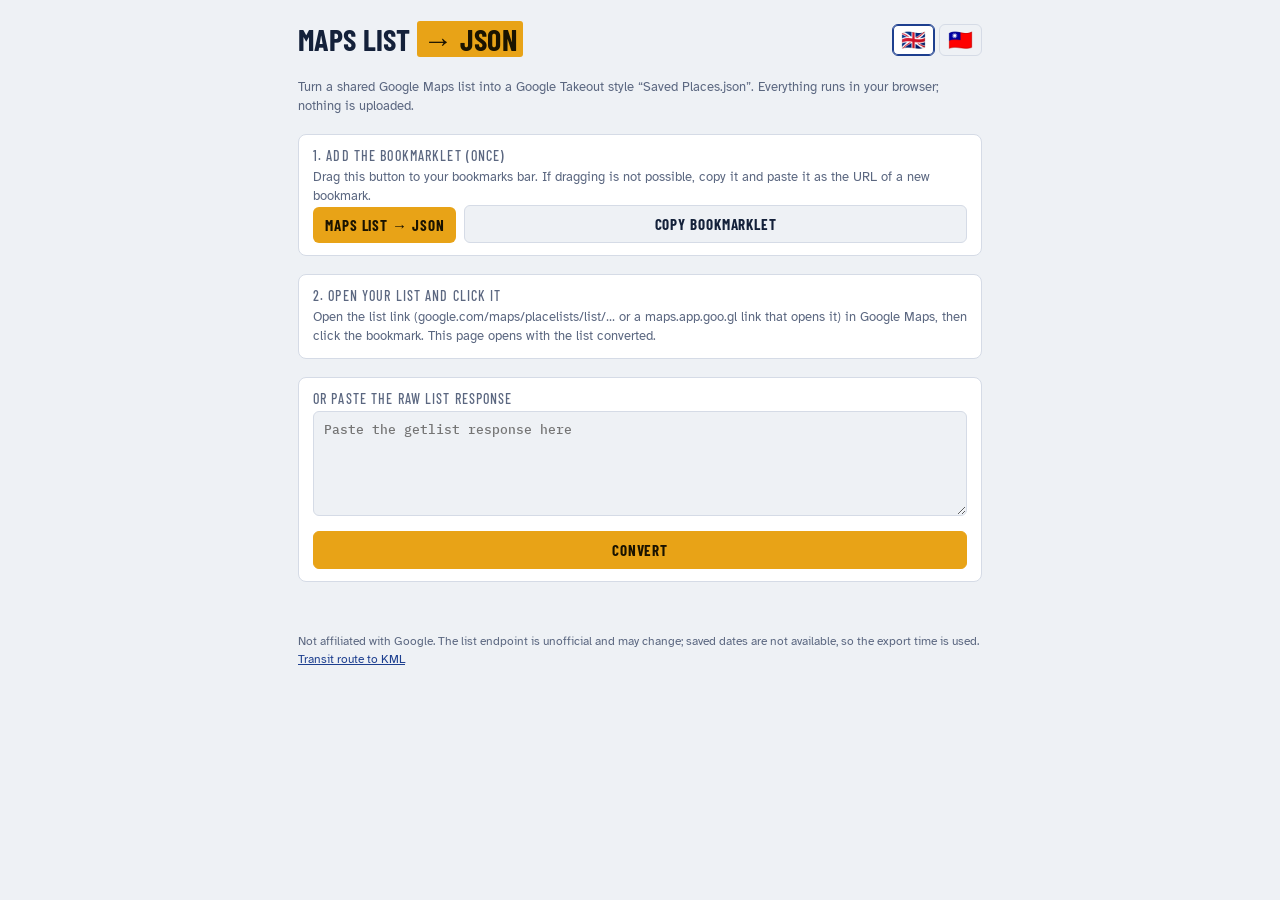
<file: list.html>
<!doctype html>
<html lang="en">
<head>
<meta charset="utf-8">
<meta name="viewport" content="width=device-width, initial-scale=1, viewport-fit=cover">
<meta http-equiv="Content-Security-Policy" content="default-src 'none'; script-src 'self'; style-src 'self'; font-src 'self'; img-src 'self' data:; base-uri 'none'; form-action 'none'">
<meta name="referrer" content="no-referrer">
<title>Maps List to JSON</title>
<link rel="stylesheet" href="style.css?v=4">
<link rel="stylesheet" href="list.css?v=1">
</head>
<body class="solo">
<div class="page">
  <div class="head">
    <h1><span data-i18n="h1">Maps list</span> <span class="tag">→ JSON</span></h1>
    <div class="lang" role="group" aria-label="Language" data-i18n-aria-label="lang.group">
      <button type="button" data-lang="en" lang="en" aria-pressed="true" aria-label="English" title="English">🇬🇧</button>
      <button type="button" data-lang="zh-TW" lang="zh-TW" aria-pressed="false" aria-label="繁體中文" title="繁體中文">🇹🇼</button>
    </div>
  </div>
  <p class="sub" data-i18n="sub">Turn a shared Google Maps list into a Google Takeout style “Saved Places.json”. Everything runs in your browser; nothing is uploaded.</p>

  <section>
    <h2 data-i18n="s1">1. Add the bookmarklet (once)</h2>
    <p class="sub" data-i18n="s1d">Drag this button to your bookmarks bar. If dragging is not possible, copy it and paste it as the URL of a new bookmark.</p>
    <div class="row">
      <a id="bm" class="bmlet" href="#" draggable="true" data-i18n="bm">Maps list → JSON</a>
      <button type="button" id="copyBm" data-i18n="copyBm">Copy bookmarklet</button>
    </div>
  </section>

  <section>
    <h2 data-i18n="s2">2. Open your list and click it</h2>
    <p class="sub" data-i18n="s2d">Open the list link (google.com/maps/placelists/list/… or a maps.app.goo.gl link that opens it) in Google Maps, then click the bookmark. This page opens with the list converted.</p>
  </section>

  <section>
    <h2 data-i18n="s3">Or paste the raw list response</h2>
    <textarea id="raw" rows="5" spellcheck="false" placeholder="Paste the getlist response here" data-i18n-placeholder="raw.ph"></textarea>
    <div class="row"><button type="button" class="primary" id="convert" data-i18n="convert">Convert</button></div>
  </section>

  <div class="status" id="status" role="status"></div>

  <section id="outBox" hidden>
    <h2 id="outTitle"></h2>
    <pre id="out" tabindex="0"></pre>
    <div class="row">
      <button type="button" class="primary" id="dl" data-i18n="dl">Download JSON</button>
      <button type="button" id="copy" data-i18n="copy">Copy JSON</button>
    </div>
  </section>

  <footer><span data-i18n="note">Not affiliated with Google. The list endpoint is unofficial and may change; saved dates are not available, so the export time is used.</span> <a href="index.html" data-i18n="back">Transit route to KML</a></footer>
</div>
<script src="listparse.js?v=1"></script>
<script src="list.js?v=1"></script>
</body>
</html>
</file>
<file: style.css>
@font-face{font-family:"Barlow Condensed";font-style:normal;font-weight:500;font-display:swap;src:url("vendor/fonts/barlow-condensed-latin-500-normal.woff2") format("woff2")}
@font-face{font-family:"Barlow Condensed";font-style:normal;font-weight:700;font-display:swap;src:url("vendor/fonts/barlow-condensed-latin-700-normal.woff2") format("woff2")}
@font-face{font-family:"Atkinson Hyperlegible";font-style:normal;font-weight:400;font-display:swap;src:url("vendor/fonts/atkinson-hyperlegible-latin-400-normal.woff2") format("woff2")}
@font-face{font-family:"Atkinson Hyperlegible";font-style:normal;font-weight:700;font-display:swap;src:url("vendor/fonts/atkinson-hyperlegible-latin-700-normal.woff2") format("woff2")}
@font-face{font-family:"IBM Plex Mono";font-style:normal;font-weight:500;font-display:swap;src:url("vendor/fonts/ibm-plex-mono-latin-500-normal.woff2") format("woff2")}
/* Layout: control column (search, journey options, export) beside a full-height map; stacks on phones. */
:root{
  --bg:#eef1f5; --panel:#ffffff; --fg:#14213a; --muted:#5b6780; --line:#d5dbe6;
  --accent:#e8a317; --accent-fg:#1a1300; --ink:#1d3f8f; --danger:#b3261e;
  --f-display:"Barlow Condensed","Arial Narrow",sans-serif;
  --f-body:"Atkinson Hyperlegible",system-ui,sans-serif;
  --f-mono:"IBM Plex Mono",ui-monospace,monospace;
}
@media (prefers-color-scheme:dark){:root:not([data-theme="light"]){
  --bg:#0f1522; --panel:#172033; --fg:#e7ecf5; --muted:#9aa6bd; --line:#2a3550;
  --accent:#f2b63a; --accent-fg:#1a1300; --ink:#8fb0ff; --danger:#ff8a80; color-scheme:dark}}
:root[data-theme="dark"]{--bg:#0f1522; --panel:#172033; --fg:#e7ecf5; --muted:#9aa6bd; --line:#2a3550;
  --accent:#f2b63a; --accent-fg:#1a1300; --ink:#8fb0ff; --danger:#ff8a80; color-scheme:dark}
*{box-sizing:border-box}
html,body{height:100%;margin:0}
body{background:var(--bg);color:var(--fg);font:15px/1.45 var(--f-body);display:grid;grid-template-columns:minmax(320px,420px) 1fr}
aside{background:var(--panel);border-right:1px solid var(--line);overflow-y:auto;padding:20px 18px;display:flex;flex-direction:column;gap:16px}
aside>*{flex-shrink:0}
h1{font:700 30px/1 var(--f-display);letter-spacing:.01em;margin:0;text-transform:uppercase}
h1 .tag{background:var(--accent);color:var(--accent-fg);padding:0 6px;border-radius:3px}
.head{display:flex;justify-content:space-between;align-items:flex-start;gap:8px}
.lang{display:flex;gap:4px;flex:0 0 auto}
.lang button{font:20px/1 system-ui,"Apple Color Emoji","Segoe UI Emoji","Noto Color Emoji",sans-serif;padding:5px 8px;letter-spacing:0}
.lang button[aria-pressed="true"]{border-color:var(--ink);box-shadow:inset 0 0 0 1px var(--ink);background:var(--panel)}
/* Traditional Chinese: system CJK fonts only (no web fonts); Latin text keeps the bundled faces. */
:root:lang(zh-TW){
  --f-display:"Barlow Condensed","PingFang TC","Microsoft JhengHei","Noto Sans TC","Noto Sans CJK TC",sans-serif;
  --f-body:"Atkinson Hyperlegible","PingFang TC","Microsoft JhengHei","Noto Sans TC","Noto Sans CJK TC",system-ui,sans-serif}
:root:lang(zh-TW) label.lbl,:root:lang(zh-TW) button,:root:lang(zh-TW) legend{letter-spacing:.02em}
.sub{color:var(--muted);margin:4px 0 0;font-size:13px}
label.lbl{display:block;font:500 13px var(--f-display);letter-spacing:.08em;text-transform:uppercase;color:var(--muted);margin-bottom:4px}
.field{position:relative}
.row{display:flex;gap:8px;align-items:end}
.row>*{flex:1;min-width:0}
input,select{width:100%;font:inherit;color:var(--fg);background:var(--bg);border:1px solid var(--line);border-radius:6px;padding:9px 10px}
input:focus,select:focus,button:focus-visible{outline:2px solid var(--ink);outline-offset:1px}
button{font:700 15px var(--f-display);letter-spacing:.06em;text-transform:uppercase;border:1px solid var(--line);background:var(--bg);color:var(--fg);border-radius:6px;padding:9px 12px;cursor:pointer}
button:hover{border-color:var(--ink)}
button.primary{background:var(--accent);border-color:var(--accent);color:var(--accent-fg)}
button.small{padding:4px 8px;font-size:12px}
button:disabled{opacity:.5;cursor:default}
.pick{flex:0 0 auto}
.sugg{position:absolute;left:0;right:0;top:100%;z-index:1000;background:var(--panel);border:1px solid var(--line);border-radius:6px;margin-top:2px;box-shadow:0 8px 20px rgba(0,0,0,.18);max-height:260px;overflow:auto}
.sugg div{padding:7px 10px;cursor:pointer;border-bottom:1px solid var(--line)}
.sugg div:last-child{border:0}
.sugg div:hover,.sugg div.on{background:var(--bg)}
.sugg small{color:var(--muted);display:block}
.status{font-size:13px;color:var(--muted);min-height:1.2em}
.status.err{color:var(--danger)}
#results{display:flex;flex-direction:column;gap:8px}
.it{border:1px solid var(--line);border-radius:8px;padding:10px 12px;cursor:pointer;background:var(--panel);text-align:left;display:block;width:100%;text-transform:none;letter-spacing:0;font:inherit}
.it.sel{border-color:var(--ink);box-shadow:inset 3px 0 0 var(--ink)}
.it .times{font:500 17px var(--f-mono);font-variant-numeric:tabular-nums}
.it .meta{color:var(--muted);font-size:13px}
.chips{display:flex;flex-wrap:wrap;gap:4px;margin-top:6px;align-items:center}
.chip{font:700 13px var(--f-display);letter-spacing:.03em;padding:1px 6px;border-radius:3px;white-space:nowrap}
.chip.walk{background:transparent;color:var(--muted);border:1px dashed var(--line)}
.legs{margin:8px 0 0;padding:0;list-style:none;font-size:13px;display:flex;flex-direction:column;gap:3px}
.legs li{display:grid;grid-template-columns:44px 1fr;gap:6px}
.legs .t{font-family:var(--f-mono);color:var(--muted)}
fieldset{border:1px solid var(--line);border-radius:8px;padding:10px 12px;margin:0;display:flex;flex-direction:column;gap:6px}
legend{font:500 13px var(--f-display);letter-spacing:.08em;text-transform:uppercase;color:var(--muted);padding:0 4px}
.chk{display:flex;gap:8px;align-items:center;font-size:14px}
.chk input{width:auto}
footer{font-size:12px;color:var(--muted);margin-top:auto}
footer a{color:var(--ink)}
#map{height:100%;min-height:300px}
.picking #map{cursor:crosshair}
/* Mute the basemap tiles only, so the route line stands out. */
.leaflet-tile-pane{filter:grayscale(1) contrast(.75) brightness(1.12)}
@media (max-width:760px){
  body{grid-template-columns:1fr;grid-template-rows:auto 55vh;height:auto}
  aside{border-right:0;border-bottom:1px solid var(--line);overflow:visible}
  #map{height:55vh}
}
.stack{display:flex;flex-direction:column;gap:12px}
.w120{flex:0 0 120px}
.mt4{margin-top:4px}
</file>
<file: list.css>
/* Standalone page layout; reuses the tokens and controls from style.css. */
body.solo{display:block;height:auto;min-height:100%}
.page{max-width:720px;margin:0 auto;padding:24px 18px;display:flex;flex-direction:column;gap:18px}
.page h2{font:500 14px var(--f-display);letter-spacing:.08em;text-transform:uppercase;color:var(--muted);margin:0 0 4px}
.page section{background:var(--panel);border:1px solid var(--line);border-radius:8px;padding:12px 14px}
.page section[hidden]{display:none}
.bmlet{display:inline-block;flex:0 0 auto;font:700 15px var(--f-display);letter-spacing:.06em;text-transform:uppercase;background:var(--accent);color:var(--accent-fg);border-radius:6px;padding:9px 12px;text-decoration:none;cursor:grab}
.row>.bmlet{flex:0 0 auto}
textarea{width:100%;font:13px var(--f-mono);color:var(--fg);background:var(--bg);border:1px solid var(--line);border-radius:6px;padding:9px 10px;margin-bottom:8px;resize:vertical}
pre{max-height:360px;overflow:auto;margin:0 0 8px;padding:10px;background:var(--bg);border:1px solid var(--line);border-radius:6px;font:12px/1.4 var(--f-mono);white-space:pre-wrap;word-break:break-word}
</file>
